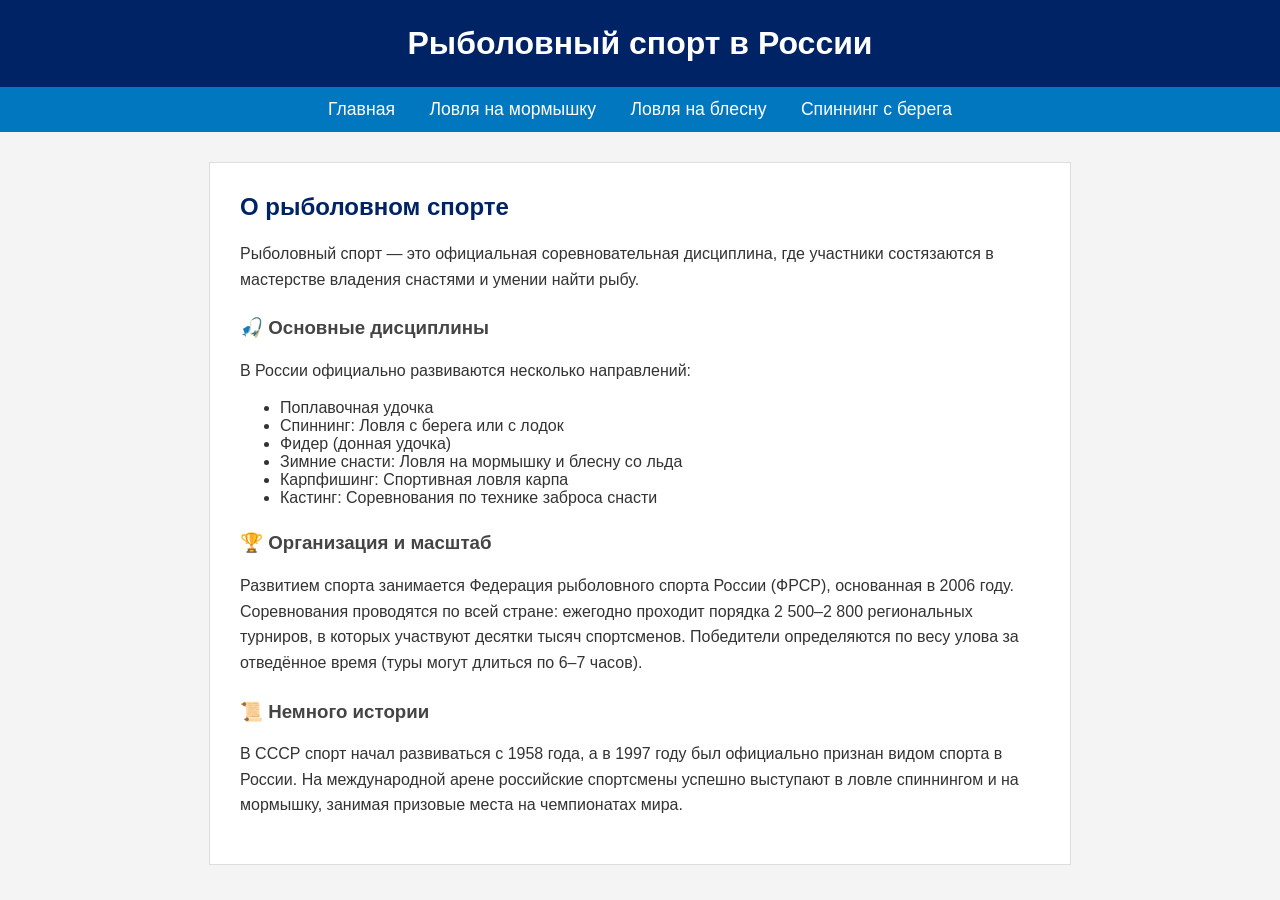
<file: index.html>
<!DOCTYPE html>
<html lang="ru">
<head>
    <meta charset="UTF-8">
    <title>Рыболовный спорт в России</title>
    <link rel="stylesheet" href="style.css">
</head>
<body>
    <header class="site-header">
        <h1>Рыболовный спорт в России</h1>
    </header>
    
    <nav class="main-nav">
        <a href="index.html">Главная</a>
        <a href="mormyshka.html">Ловля на мормышку</a>
        <a href="blesna.html">Ловля на блесну</a>
        <a href="spinning.html">Спиннинг с берега</a>
    </nav>

    <div class="container">
        <h2>О рыболовном спорте</h2>
        
        <p>Рыболовный спорт — это официальная соревновательная дисциплина, где участники состязаются в мастерстве владения снастями и умении найти рыбу.</p>

        <h3>🎣 Основные дисциплины</h3>
        <p>В России официально развиваются несколько направлений:</p>
        <ul>
            <li>Поплавочная удочка</li>
            <li>Спиннинг: Ловля с берега или с лодок</li>
            <li>Фидер (донная удочка)</li>
            <li>Зимние снасти: Ловля на мормышку и блесну со льда</li>
            <li>Карпфишинг: Спортивная ловля карпа</li>
            <li>Кастинг: Соревнования по технике заброса снасти</li>
        </ul>

        <h3>🏆 Организация и масштаб</h3>
        <p>Развитием спорта занимается Федерация рыболовного спорта России (ФРСР), основанная в 2006 году. Соревнования проводятся по всей стране: ежегодно проходит порядка 2 500–2 800 региональных турниров, в которых участвуют десятки тысяч спортсменов. Победители определяются по весу улова за отведённое время (туры могут длиться по 6–7 часов).</p>

        <h3>📜 Немного истории</h3>
        <p>В СССР спорт начал развиваться с 1958 года, а в 1997 году был официально признан видом спорта в России. На международной арене российские спортсмены успешно выступают в ловле спиннингом и на мормышку, занимая призовые места на чемпионатах мира.</p>
    </div>
</body>
</html>
</file>
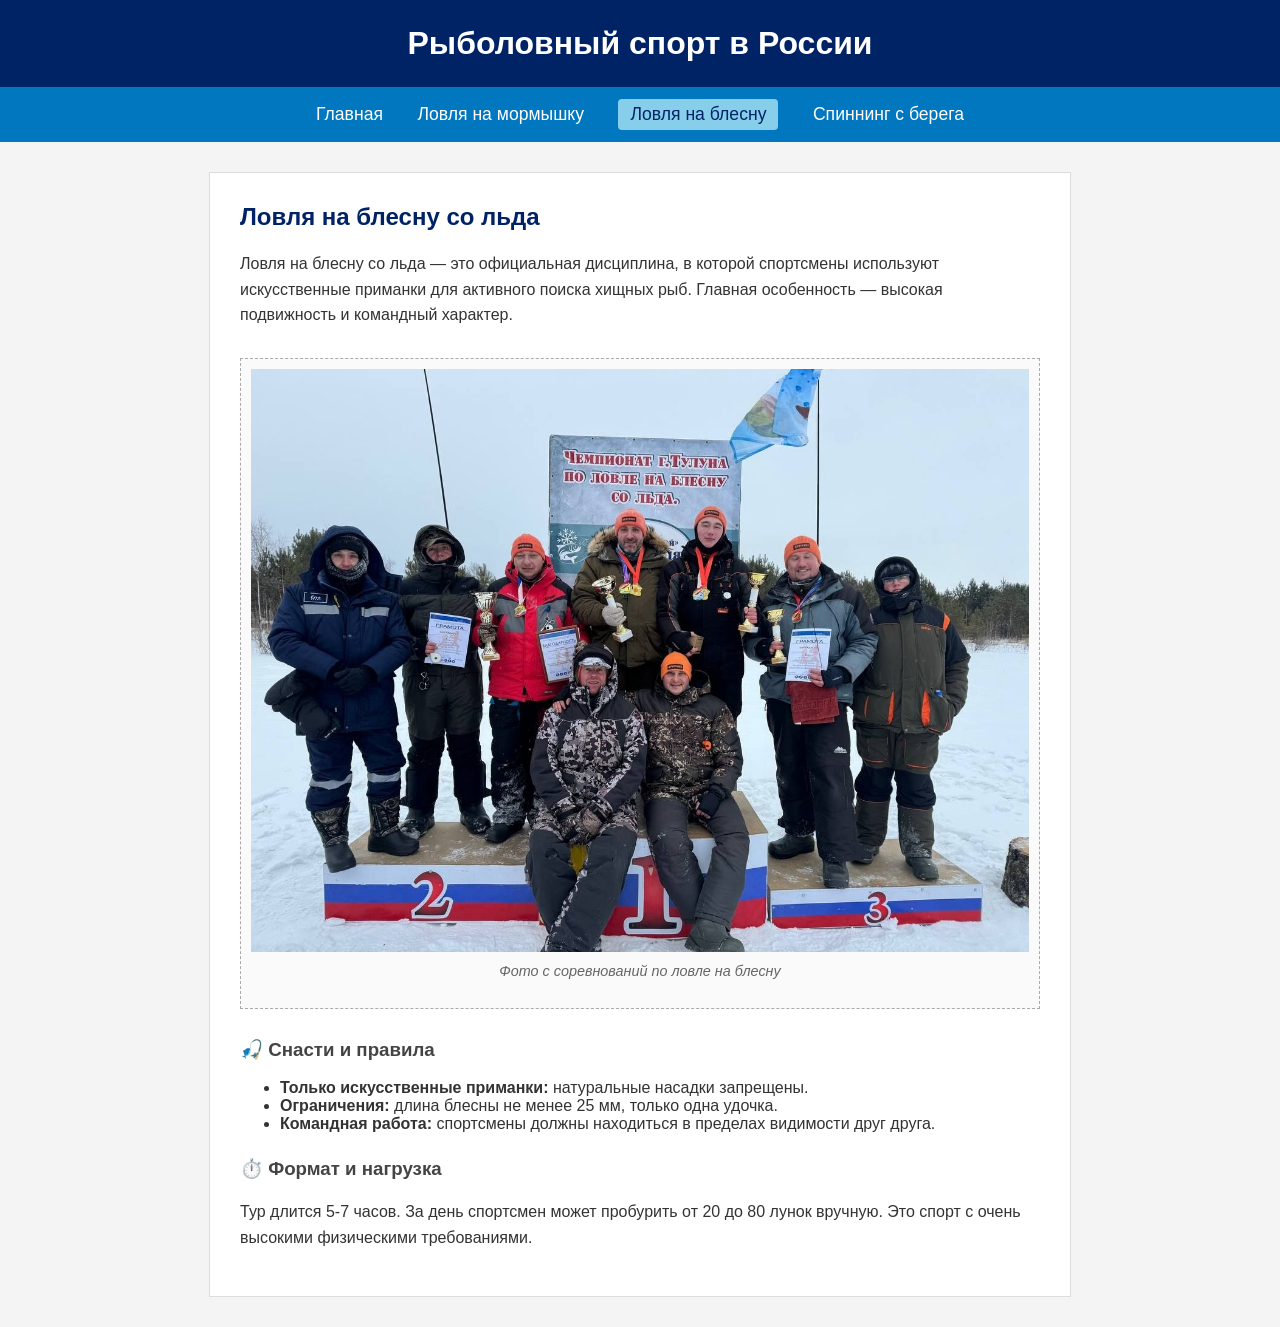
<file: blesna.html>
<!DOCTYPE html>
<html lang="ru">
<head>
    <meta charset="UTF-8">
    <title>Ловля на блесну</title>
    <link rel="stylesheet" href="style.css">
</head>
<body>
    <header class="site-header">
        <h1>Рыболовный спорт в России</h1>
    </header>
    
    <nav class="main-nav">
        <a href="index.html">Главная</a>
        <a href="mormyshka.html">Ловля на мормышку</a>
        <a href="blesna.html">Ловля на блесну</a>
        <a href="spinning.html">Спиннинг с берега</a>
    </nav>

    <div class="container">
        <h2>Ловля на блесну со льда</h2>
        
        <p>Ловля на блесну со льда — это официальная дисциплина, в которой спортсмены используют искусственные приманки для активного поиска хищных рыб. Главная особенность — высокая подвижность и командный характер.</p>

        <div class="photo-box">
            <img src="img/blesna.jpg" alt="Ловля на блесну">
            <p class="caption">Фото с соревнований по ловле на блесну</p>
        </div>

        <h3>🎣 Снасти и правила</h3>
        <ul>
            <li><b>Только искусственные приманки:</b> натуральные насадки запрещены.</li>
            <li><b>Ограничения:</b> длина блесны не менее 25 мм, только одна удочка.</li>
            <li><b>Командная работа:</b> спортсмены должны находиться в пределах видимости друг друга.</li>
        </ul>

        <h3>⏱️ Формат и нагрузка</h3>
        <p>Тур длится 5-7 часов. За день спортсмен может пробурить от 20 до 80 лунок вручную. Это спорт с очень высокими физическими требованиями.</p>
    </div>
    <script src="script.js"></script>
</body>
</html>
</file>
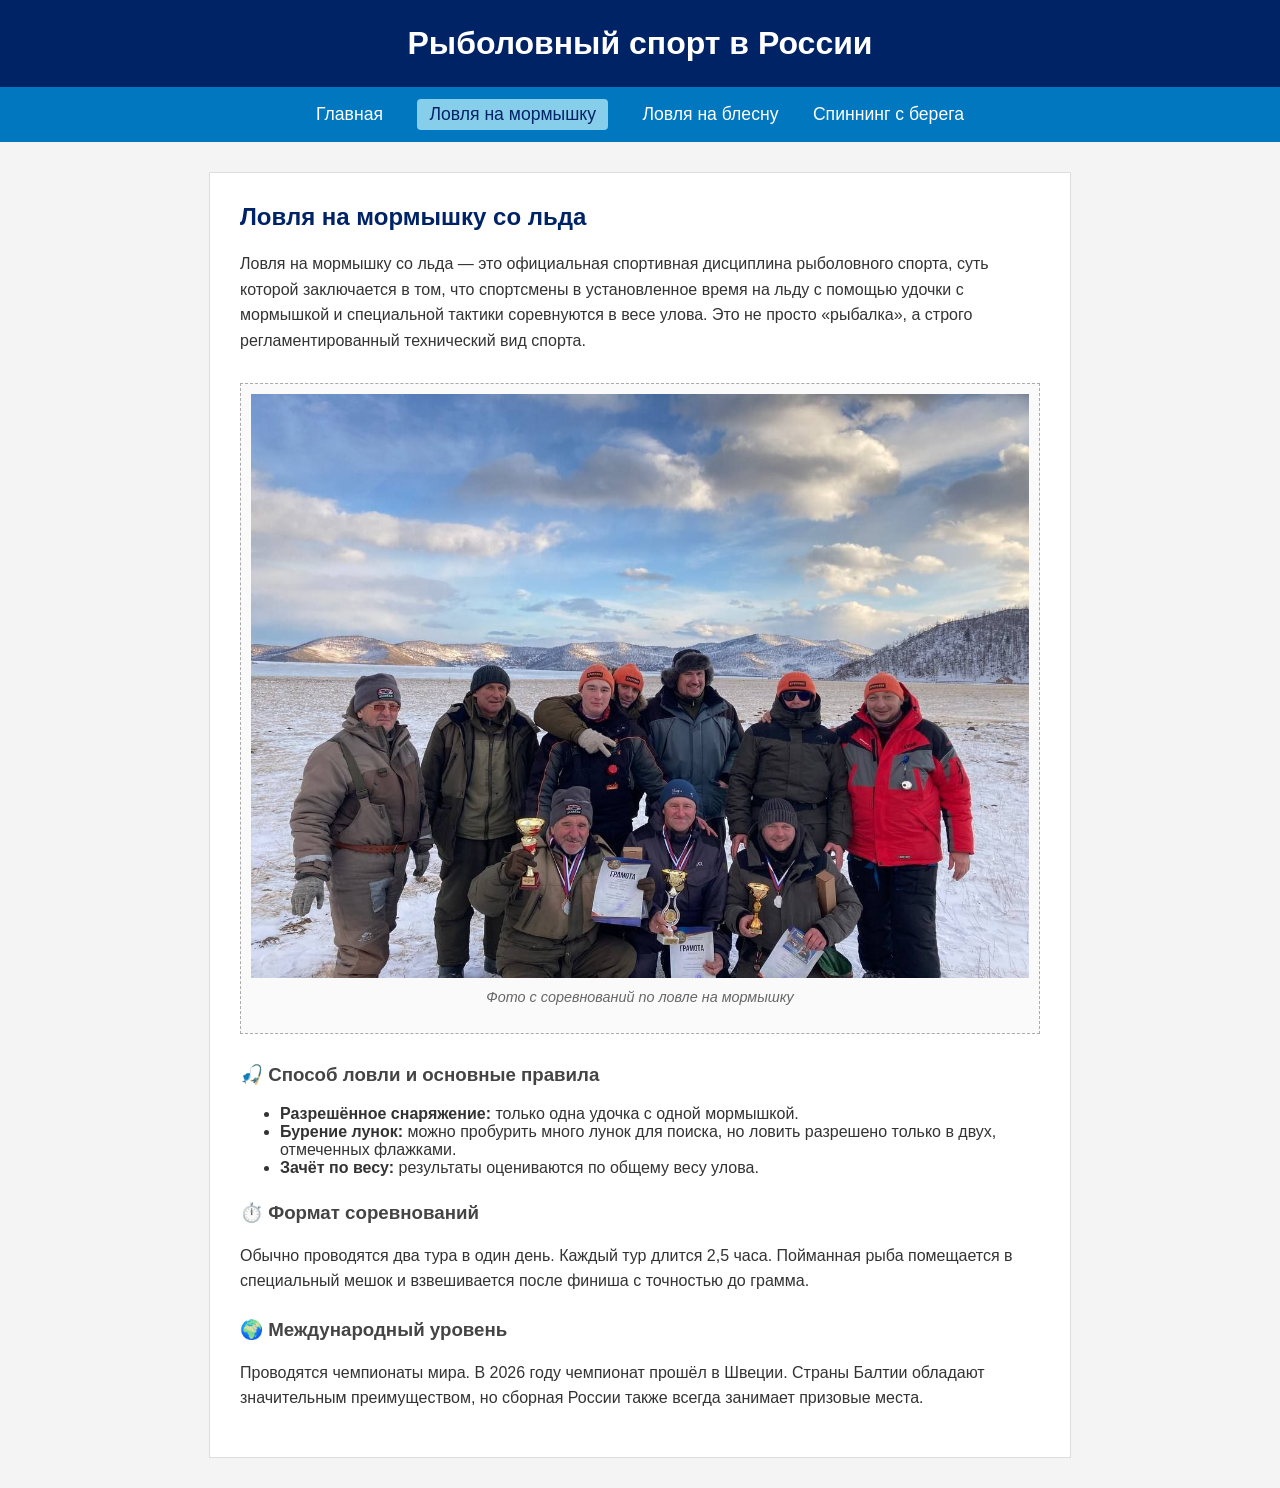
<file: mormyshka.html>
<!DOCTYPE html>
<html lang="ru">
<head>
    <meta charset="UTF-8">
    <title>Ловля на мормышку</title>
    <link rel="stylesheet" href="style.css">
</head>
<body>
    <header class="site-header">
        <h1>Рыболовный спорт в России</h1>
    </header>
    
    <nav class="main-nav">
        <a href="index.html">Главная</a>
        <a href="mormyshka.html">Ловля на мормышку</a>
        <a href="blesna.html">Ловля на блесну</a>
        <a href="spinning.html">Спиннинг с берега</a>
    </nav>

    <div class="container">
        <h2>Ловля на мормышку со льда</h2>
        
        <p>Ловля на мормышку со льда — это официальная спортивная дисциплина рыболовного спорта, суть которой заключается в том, что спортсмены в установленное время на льду с помощью удочки с мормышкой и специальной тактики соревнуются в весе улова. Это не просто «рыбалка», а строго регламентированный технический вид спорта.</p>

        <div class="photo-box">
            <img src="img/mormyshka.jpg" alt="Соревнования по мормышке">
            <p class="caption">Фото с соревнований по ловле на мормышку</p>
        </div>

        <h3>🎣 Способ ловли и основные правила</h3>
        <ul>
            <li><b>Разрешённое снаряжение:</b> только одна удочка с одной мормышкой.</li>
            <li><b>Бурение лунок:</b> можно пробурить много лунок для поиска, но ловить разрешено только в двух, отмеченных флажками.</li>
            <li><b>Зачёт по весу:</b> результаты оцениваются по общему весу улова.</li>
        </ul>

        <h3>⏱️ Формат соревнований</h3>
        <p>Обычно проводятся два тура в один день. Каждый тур длится 2,5 часа. Пойманная рыба помещается в специальный мешок и взвешивается после финиша с точностью до грамма.</p>

        <h3>🌍 Международный уровень</h3>
        <p>Проводятся чемпионаты мира. В 2026 году чемпионат прошёл в Швеции. Страны Балтии обладают значительным преимуществом, но сборная России также всегда занимает призовые места.</p>
    </div>
    <script src="script.js"></script>
</body>
</html>
</file>
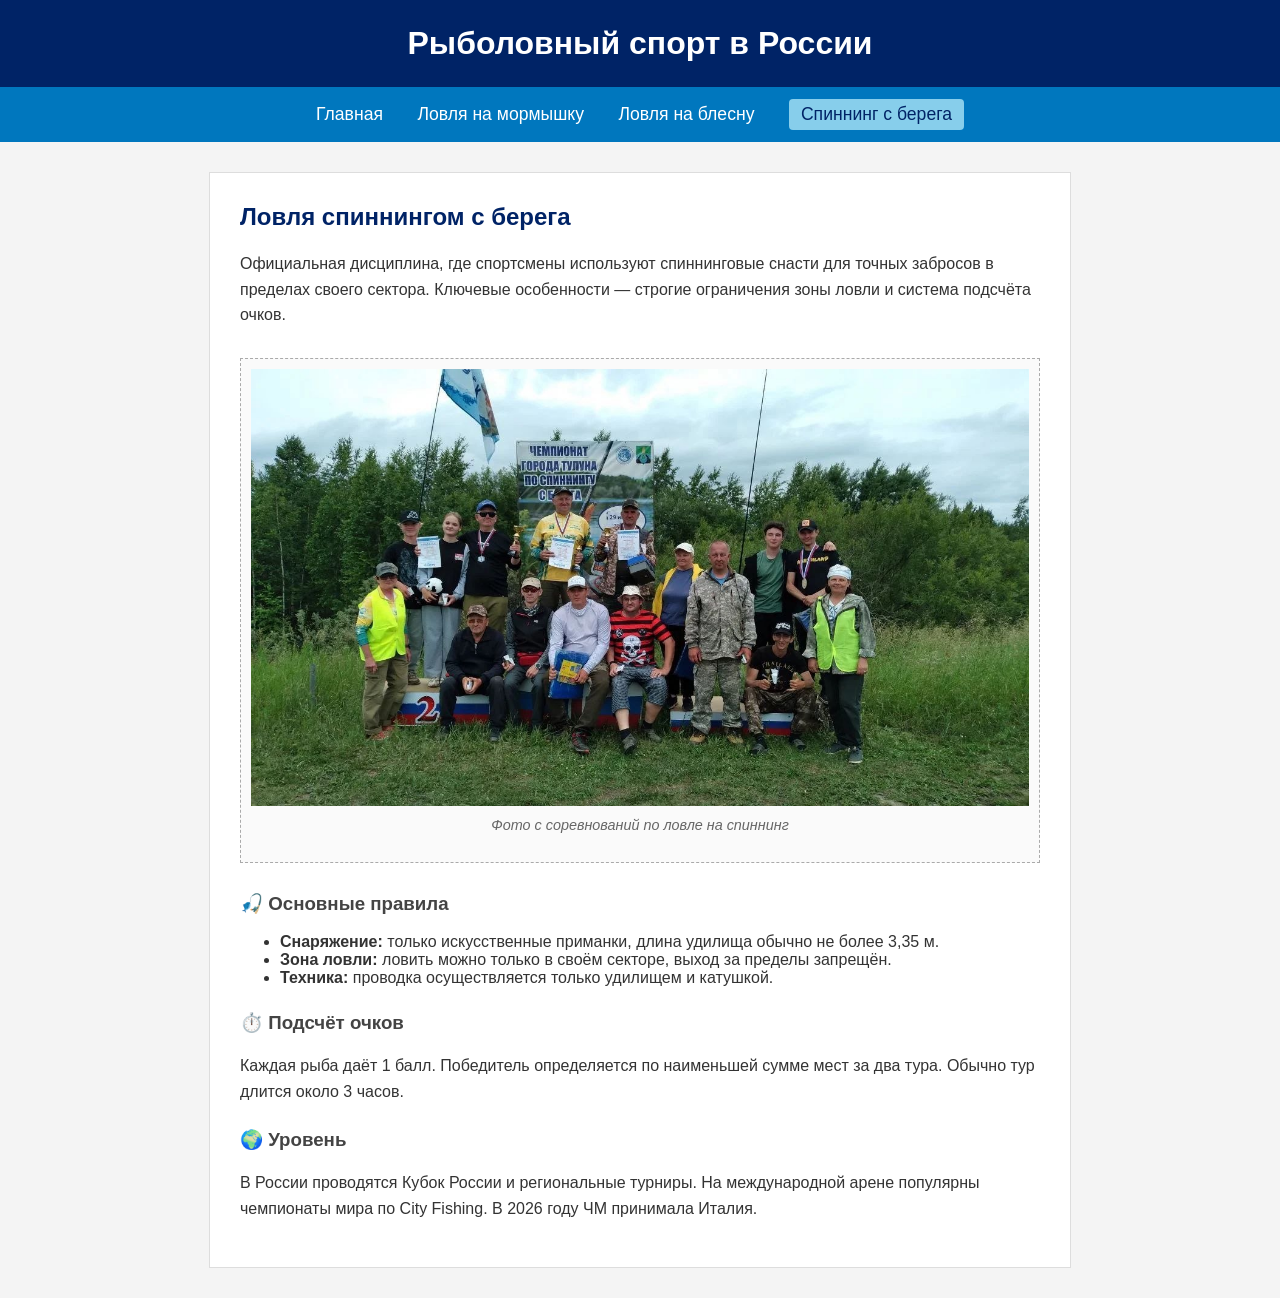
<file: spinning.html>
<!DOCTYPE html>
<html lang="ru">
<head>
    <meta charset="UTF-8">
    <title>Спиннинг с берега</title>
    <link rel="stylesheet" href="style.css">
</head>
<body>
    <header class="site-header">
        <h1>Рыболовный спорт в России</h1>
    </header>
    
    <nav class="main-nav">
        <a href="index.html">Главная</a>
        <a href="mormyshka.html">Ловля на мормышку</a>
        <a href="blesna.html">Ловля на блесну</a>
        <a href="spinning.html">Спиннинг с берега</a>
    </nav>

    <div class="container">
        <h2>Ловля спиннингом с берега</h2>
        
        <p>Официальная дисциплина, где спортсмены используют спиннинговые снасти для точных забросов в пределах своего сектора. Ключевые особенности — строгие ограничения зоны ловли и система подсчёта очков.</p>

        <div class="photo-box">
            <img src="img/spinning.jpg" alt="Спиннинг с берега">
            <p class="caption">Фото с соревнований по ловле на спиннинг</p>
        </div>

        <h3>🎣 Основные правила</h3>
        <ul>
            <li><b>Снаряжение:</b> только искусственные приманки, длина удилища обычно не более 3,35 м.</li>
            <li><b>Зона ловли:</b> ловить можно только в своём секторе, выход за пределы запрещён.</li>
            <li><b>Техника:</b> проводка осуществляется только удилищем и катушкой.</li>
        </ul>

        <h3>⏱️ Подсчёт очков</h3>
        <p>Каждая рыба даёт 1 балл. Победитель определяется по наименьшей сумме мест за два тура. Обычно тур длится около 3 часов.</p>

        <h3>🌍 Уровень</h3>
        <p>В России проводятся Кубок России и региональные турниры. На международной арене популярны чемпионаты мира по City Fishing. В 2026 году ЧМ принимала Италия.</p>
    </div>
    <script src="script.js"></script>
</body>
</html>
</file>
<file: style.css>
body {
    font-family: Arial, sans-serif;
    background-color: #f4f4f4;
    color: #333;
    margin: 0;
    padding: 0;
}

.site-header {
    background-color: #002366;
    color: white;
    text-align: center;
    padding: 25px 10px;
}

.site-header h1 {
    margin: 0;
    font-size: 2em;
    color: white;
}

.main-nav {
    background-color: #0077be;
    text-align: center;
    padding: 12px 0;
}

.main-nav a {
    color: white;
    text-decoration: none;
    margin: 0 15px;
    font-size: 1.1em;
    display: inline-block;
}

.main-nav a:hover {
    text-decoration: underline;
    opacity: 0.9;
}

.container {
    max-width: 800px;
    margin: 30px auto;
    background: white;
    padding: 30px;
    border: 1px solid #ddd;
}

h2 {
    color: #002366;
    margin-top: 0;
}

h3 {
    color: #444;
    margin-top: 25px;
}

p {
    line-height: 1.6;
}

ul {
    margin-bottom: 20px;
}

.photo-box {
    text-align: center;
    margin: 30px 0;
    padding: 10px;
    border: 1px dashed #aaa;
    background: #fafafa;
}

.photo-box img {
    max-width: 100%;
    height: auto;
    display: block;
    margin: 0 auto;
}

.caption {
    font-size: 0.9em;
    color: #666;
    font-style: italic;
    margin-top: 8px;
}

.main-nav a.active {
    background-color: #87ceeb;
    color: #002366;
    padding: 5px 12px;
    border-radius: 4px;
    text-decoration: none;
}

.scroll-top-btn {
    display: none;
    position: fixed;
    bottom: 30px;
    right: 30px;
    width: 50px;
    height: 50px;
    background-color: #002366;
    color: white;
    font-size: 24px;
    line-height: 50px;
    text-align: center;
    border-radius: 12px;
    cursor: pointer;
    z-index: 1000;
    box-shadow: 0 2px 8px rgba(0,0,0,0.3);
}

.scroll-top-btn:hover {
    background-color: #003399;
}
</file>
